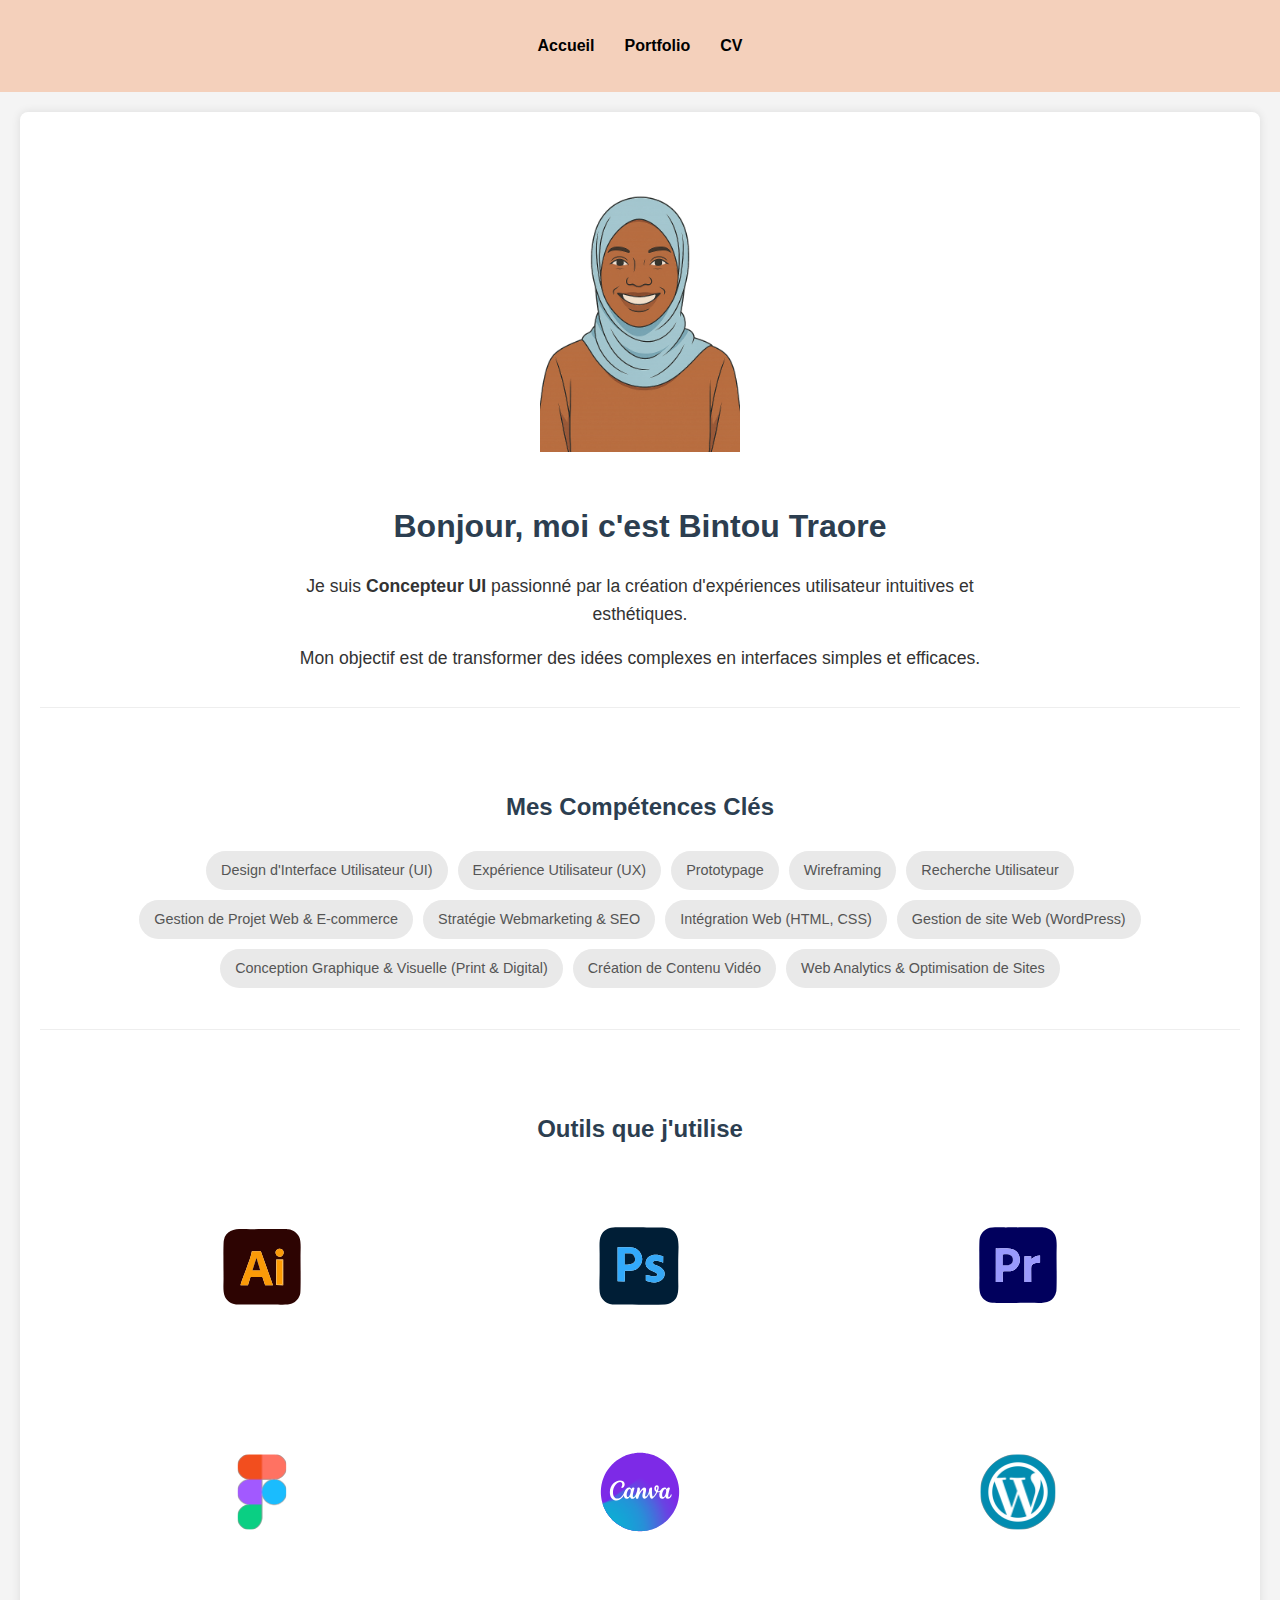
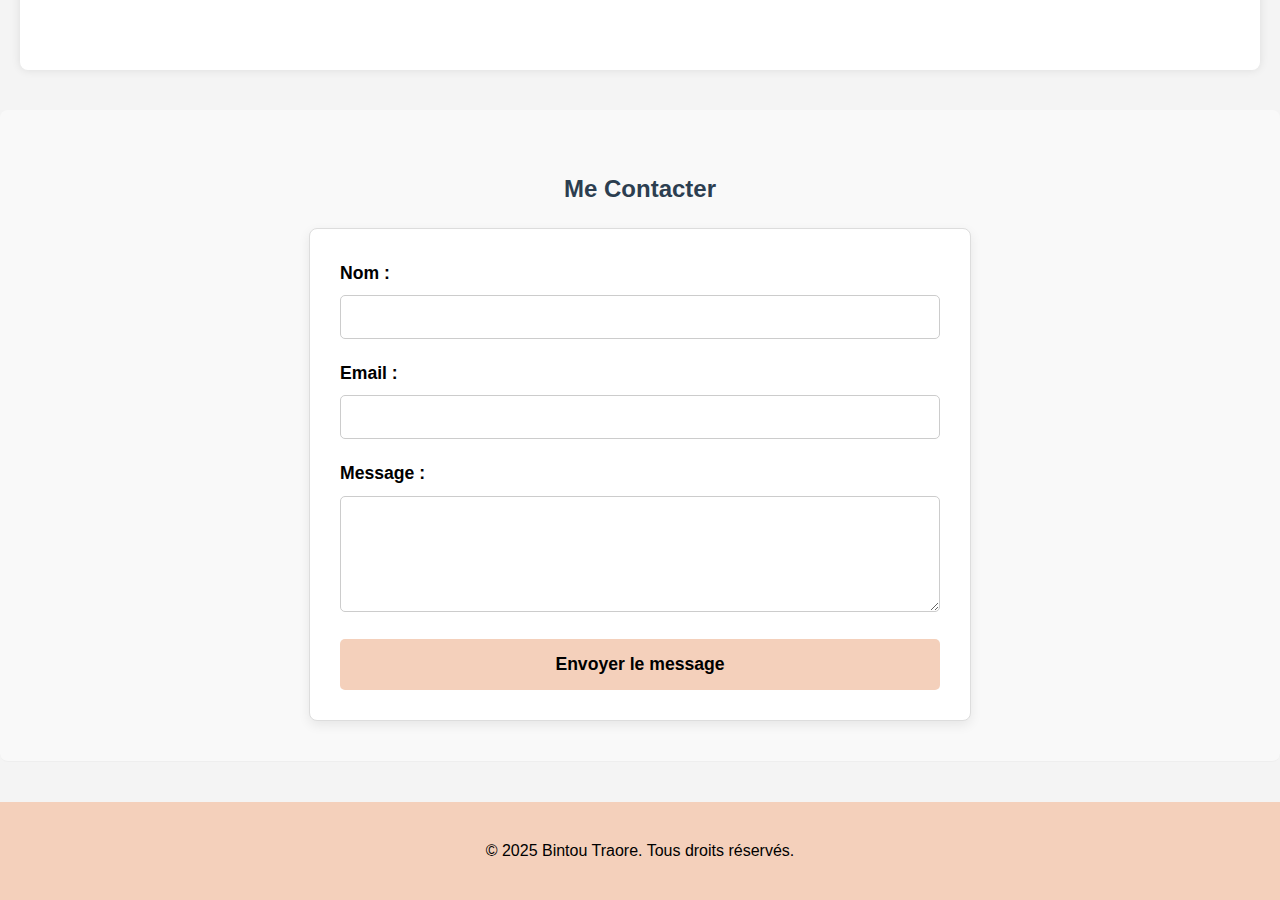
<file: index.html>
<!DOCTYPE html>
<html lang="fr">
<head>
    <meta charset="UTF-8">
    <meta name="viewport" content="width=device-width, initial-scale=1.0">
    <title>Bintou Traore - Accueil</title>
    <link rel="stylesheet" href="style.css">
</head>
<body>
    <header>
    <nav>
        <button class="hamburger-menu" aria-label="Toggle navigation">
            <span class="bar"></span>
            <span class="bar"></span>
            <span class="bar"></span>
        </button>
        <ul class="nav-links">
            <li><a href="index.html">Accueil</a></li>
            <li><a href="portfolio.html">Portfolio</a></li>
            <li><a href="cv.html">CV</a></li>
        </ul>
    </nav>
</header>

    <main>
        <section id="hero">
            <div class="hero-content">
                <img src="images/photo-accueil.png" alt="Photo de profil" class="profile-pic">
                <h1>Bonjour, moi c'est Bintou Traore</h1>
                <p>Je suis <strong>Concepteur UI</strong> passionné par la création d'expériences utilisateur intuitives et esthétiques.</p>
                <p>Mon objectif est de transformer des idées complexes en interfaces simples et efficaces.</p>
            </div>
        </section>

        <section id="skills">
            <h2>Mes Compétences Clés</h2>
            <div class="skill-list">
                <ul>
                    <li>Design d'Interface Utilisateur (UI)</li>
                    <li>Expérience Utilisateur (UX)</li>
                    <li>Prototypage</li>
                    <li>Wireframing</li>
                    <li>Recherche Utilisateur</li>
                    <li>Gestion de Projet Web & E-commerce</li>
                    <li>Stratégie Webmarketing & SEO</li>
                    <li>Intégration Web (HTML, CSS)</li>
                    <li>Gestion de site Web (WordPress)</li>
                    <li>Conception Graphique & Visuelle (Print & Digital)</li>
                    <li>Création de Contenu Vidéo</li>
                    <li>Web Analytics & Optimisation de Sites</li>
                </ul>
            </div>
        </section>

        <section id="tools">
            <h2>Outils que j'utilise</h2>
            <div class="tool-logos">
                <img src="images/accueil-logo/illustrator.svg" alt="Logo Adobe Illustrator">
                <img src="images/accueil-logo/photoshop.svg" alt="Logo Adobe Photoshop">
                <img src="images/accueil-logo/premiere pro.svg" alt="Logo Adobe Premiere Pro">
                <img src="images/accueil-logo/figma.svg" alt="Logo Figma">
                <img src="images/accueil-logo/canva.svg" alt="Logo Canva">
                <img src="images/accueil-logo/wordpress.svg" alt="Logo WordPress">
            </div>
        </section>
    </main>

    <section id="contact">
        <h2>Me Contacter</h2>
        <form class="contact-form" action="#" method="POST">
            <div class="form-group">
                <label for="name">Nom :</label>
                <input type="text" id="name" name="user_name" required>
            </div>
            <div class="form-group">
                <label for="email">Email :</label>
                <input type="email" id="email" name="user_email" required>
            </div>
            <div class="form-group">
                <label for="message">Message :</label>
                <textarea id="message" name="user_message" rows="6" required></textarea>
            </div>
            <button type="submit" class="btn-submit">Envoyer le message</button>
        </form>
    </section>

    <footer>
        <p>&copy; 2025 Bintou Traore. Tous droits réservés.</p>
    </footer>

    <script src="script.js"></script>
</body>
</html>
</file>
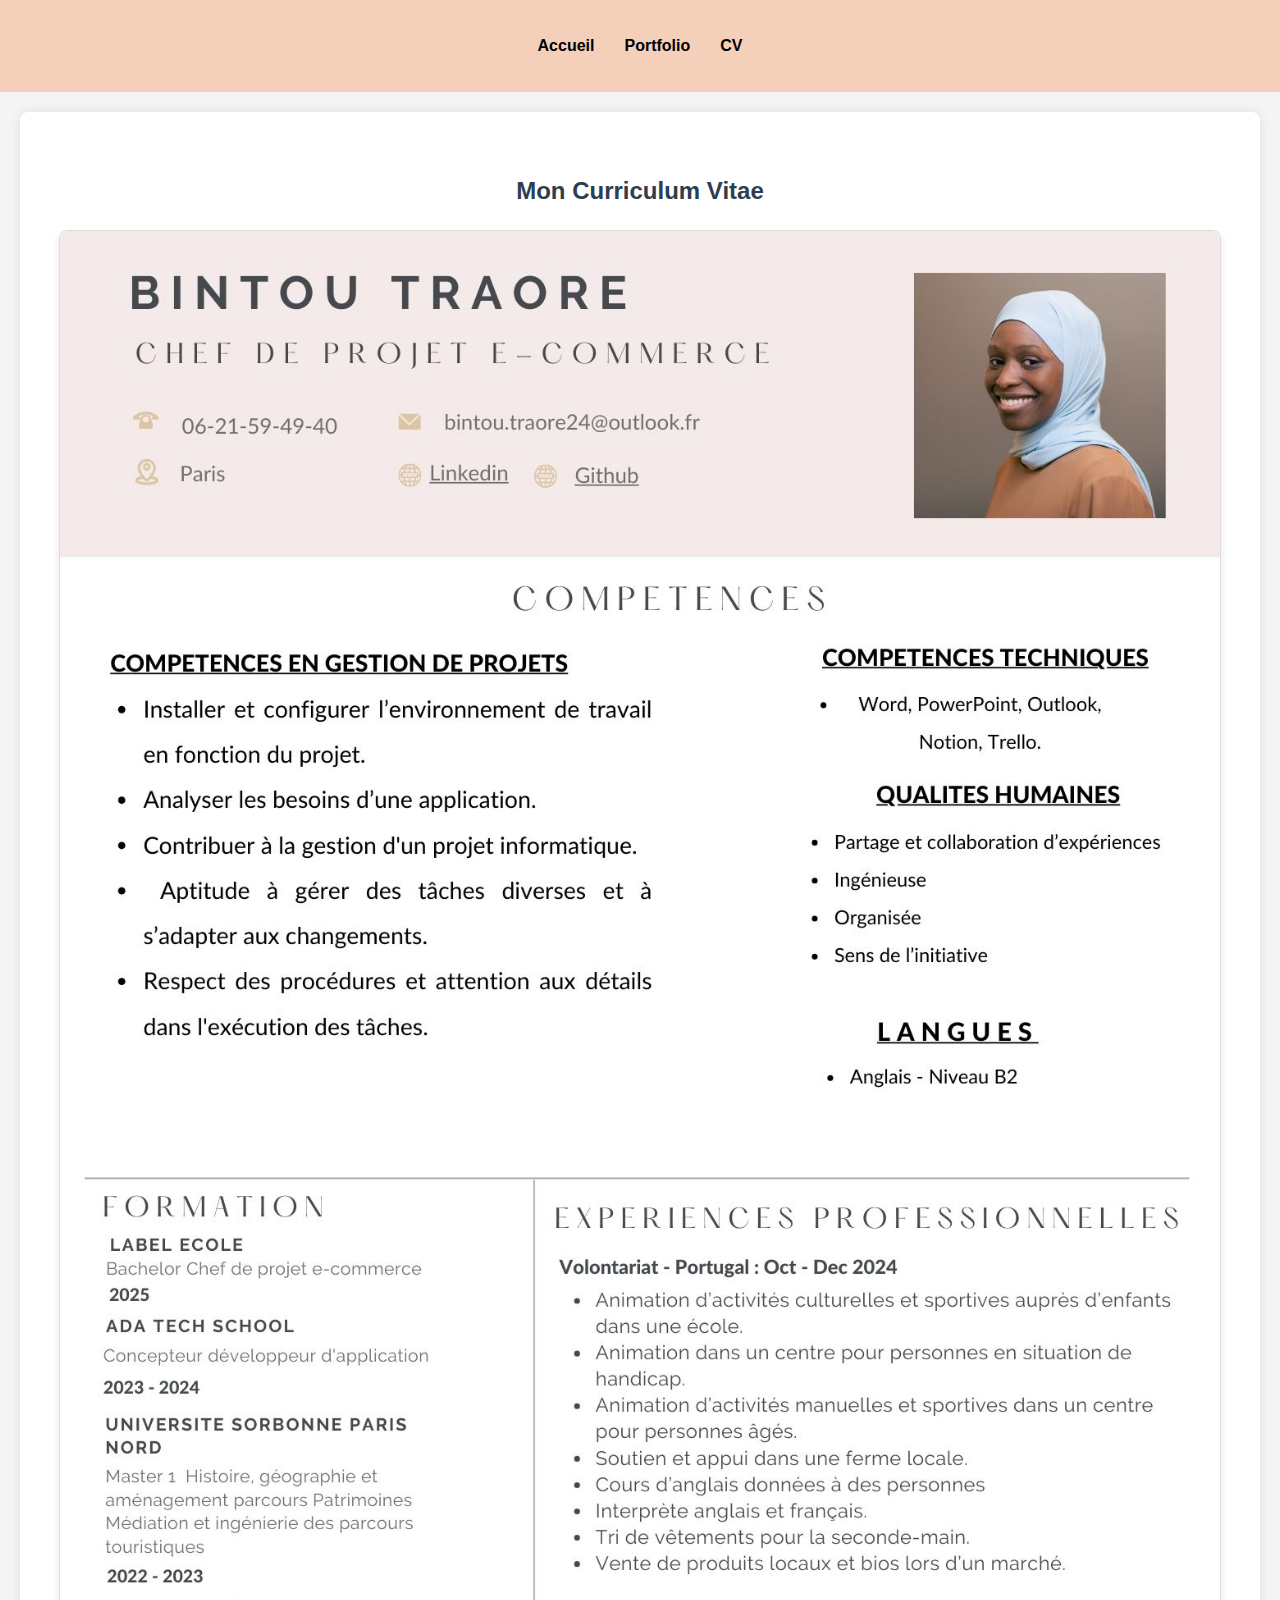
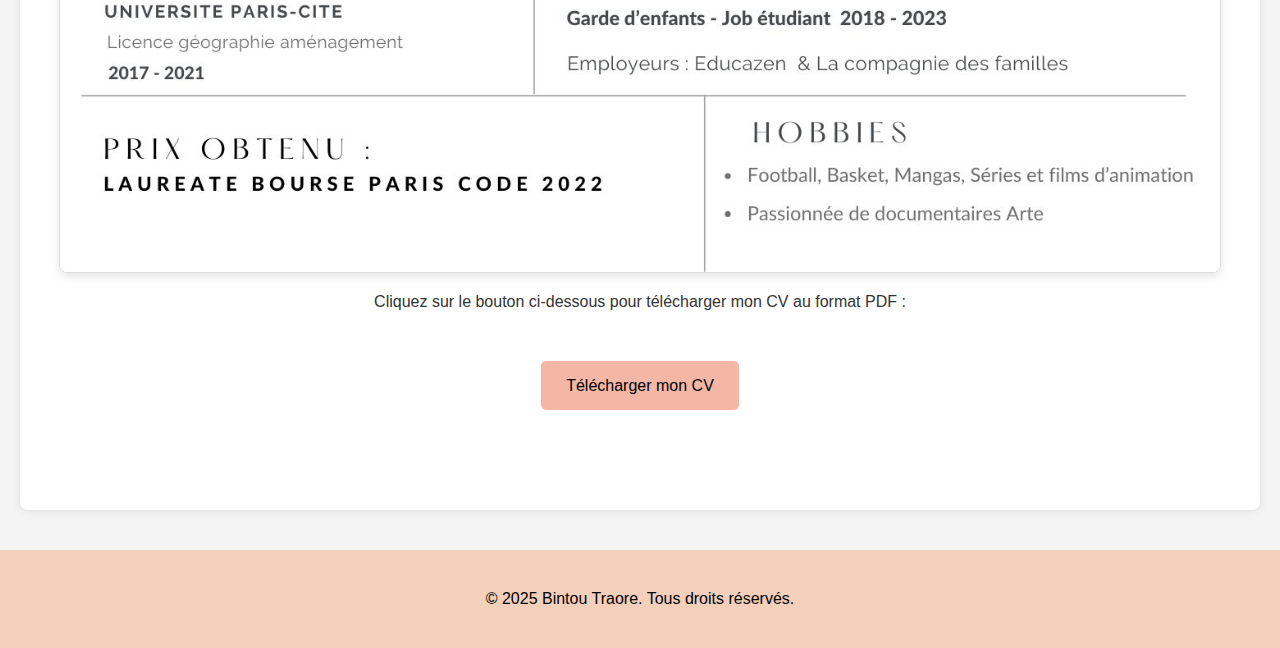
<file: cv.html>
<!DOCTYPE html>
<html lang="fr">
<head>
    <meta charset="UTF-8">
    <meta name="viewport" content="width=device-width, initial-scale=1.0">
    <title>Mon Portfolio - CV</title>
    <link rel="stylesheet" href="style.css">
</head>
<body>
    <header>
    <nav>
        <button class="hamburger-menu" aria-label="Toggle navigation">
            <span class="bar"></span>
            <span class="bar"></span>
            <span class="bar"></span>
        </button>
        <ul class="nav-links">
            <li><a href="index.html">Accueil</a></li>
            <li><a href="portfolio.html">Portfolio</a></li>
            <li><a href="cv.html">CV</a></li>
        </ul>
    </nav>
</header>

    <main>
        <section id="cv-section">
            <h2>Mon Curriculum Vitae</h2>
            <div class="cv-images">
                <img src="images/Bintou-traore-CV.jpg" alt="Page 1 de mon CV">
            </div>
            <p>Cliquez sur le bouton ci-dessous pour télécharger mon CV au format PDF :</p>
            <a href="images/cv.pdf" download="Bintou-traore-CV.pdf" class="btn-download-cv">Télécharger mon CV</a>
        </section>
    </main>

    <footer>
        <p>&copy; 2025 Bintou Traore. Tous droits réservés.</p>
    </footer>

    <script src="script.js"></script>
</body>
</html>
</file>
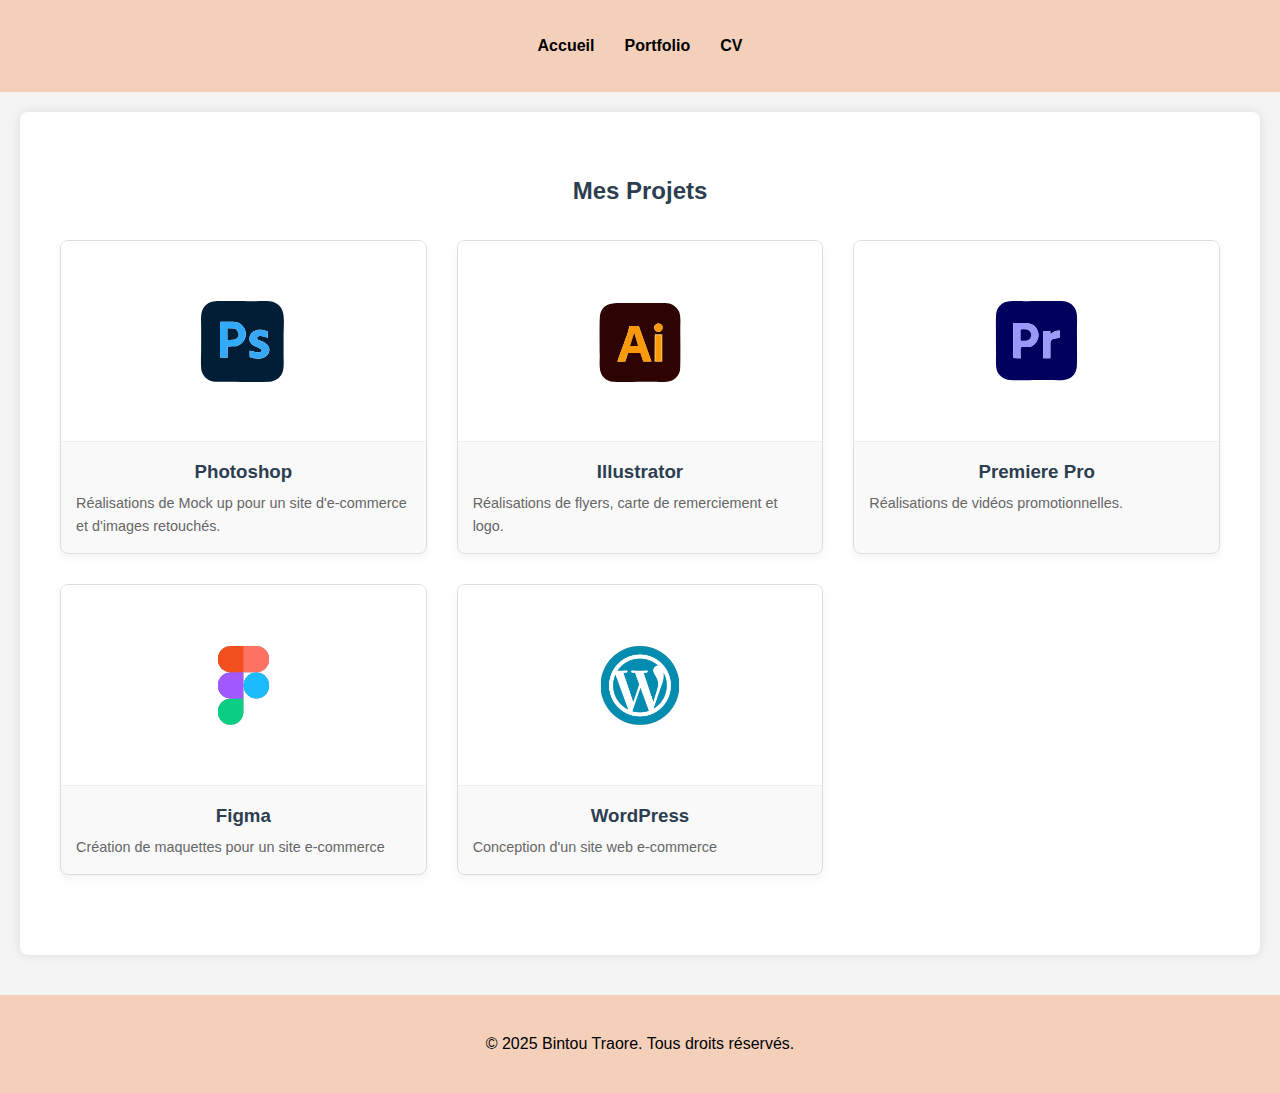
<file: portfolio.html>
<!DOCTYPE html>
<html lang="fr">
<head>
    <meta charset="UTF-8">
    <meta name="viewport" content="width=device-width, initial-scale=1.0">
    <title>Mon Portfolio - Projets</title>
    <link rel="stylesheet" href="style.css">
</head>
<body>
    <header>
    <nav>
        <button class="hamburger-menu" aria-label="Toggle navigation">
            <span class="bar"></span>
            <span class="bar"></span>
            <span class="bar"></span>
        </button>
        <ul class="nav-links">
            <li><a href="index.html">Accueil</a></li>
            <li><a href="portfolio.html">Portfolio</a></li>
            <li><a href="cv.html">CV</a></li>
        </ul>
    </nav>
</header>

    <main>
        <section id="portfolio-projects">
            <h2>Mes Projets</h2>
            <div class="project-grid">
                <a href="projets/photoshop.html" class="project-card">
                    <img src="images/accueil-logo/photoshop.svg" alt="Miniature Projet 1">
                    <h3>Photoshop</h3>
                   <p> Réalisations de Mock up pour un site d'e-commerce et d'images retouchés.</p>
                </a>

                <a href="projets/illustrator.html" class="project-card">
                    <img src="images/accueil-logo/illustrator.svg" alt="Miniature Projet 2">
                    <h3>Illustrator</h3>
                    <p>Réalisations de flyers, carte de remerciement et logo.</p>
                </a>

                <a href="projets/premiere-pro.html" class="project-card">
                    <img src="images/accueil-logo/premiere pro.svg" alt="Miniature Projet 2">
                    <h3>Premiere Pro</h3>
                    <p>Réalisations de vidéos promotionnelles.</p>
                </a>

                <a href="projets/figma.html" class="project-card">
                    <img src="images/accueil-logo/figma.svg" alt="Miniature Projet 2">
                    <h3>Figma</h3>
                    <p>Création de maquettes pour un site e-commerce</p>
                </a>
                <a href="projets/wordpress.html" class="project-card">
                    <img src="images/accueil-logo/wordpress.svg" alt="Miniature Projet 2">
                    <h3>WordPress</h3>
                    <p>Conception d'un site web e-commerce</p>
                </a>
                

                </div>
        </section>
    </main>

    <footer>
        <p>&copy; 2025 Bintou Traore. Tous droits réservés.</p>
    </footer>

    <script src="script.js"></script>
</body>
</html>
</file>
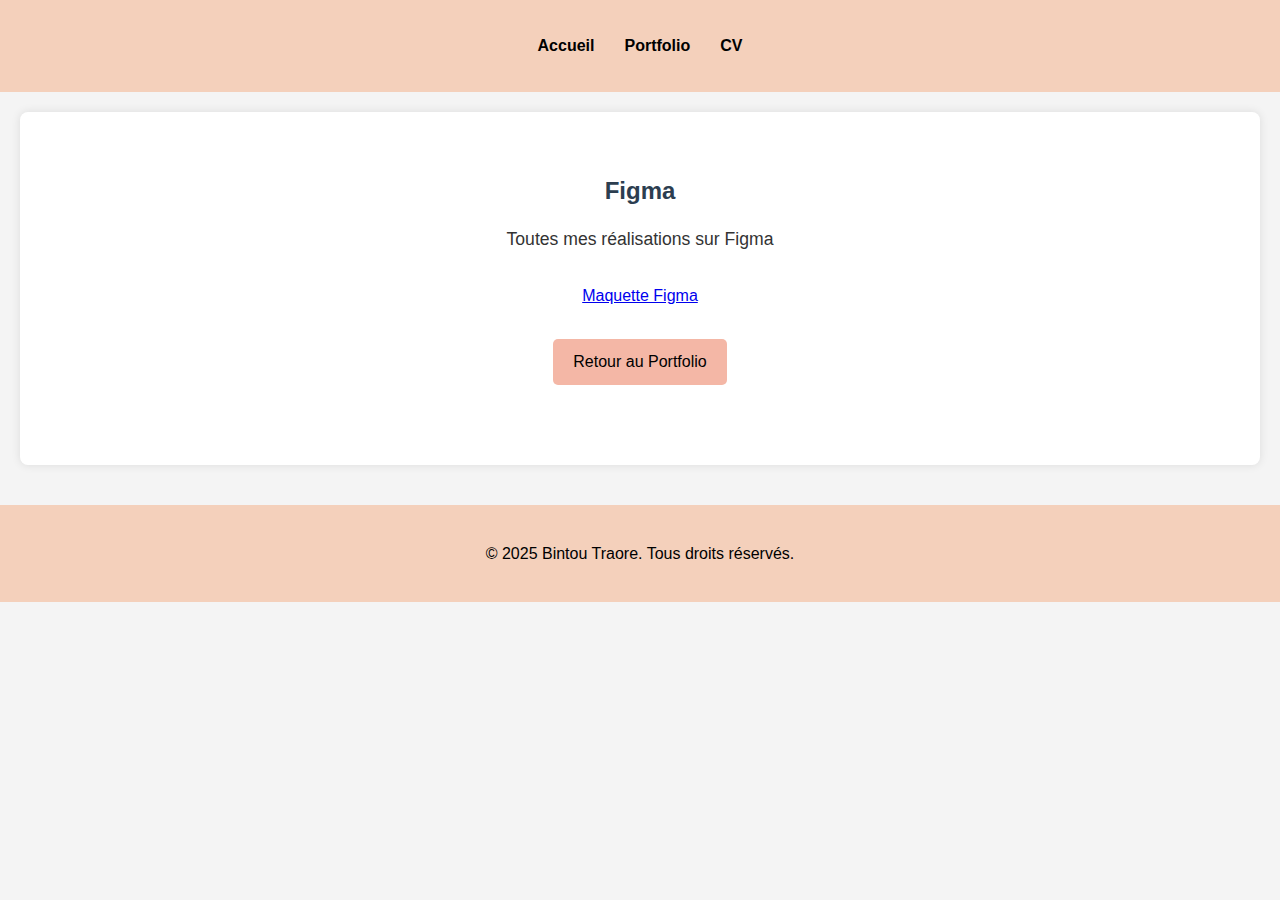
<file: projets/figma.html>
<!DOCTYPE html>
<html lang="fr">
<head>
    <meta charset="UTF-8">
    <meta name="viewport" content="width=device-width, initial-scale=1.0">
    <title>Portfolio - Figma</title>
    <link rel="stylesheet" href="../style.css"> </head>
<body>
     <header>
    <nav>
        <button class="hamburger-menu" aria-label="Toggle navigation">
            <span class="bar"></span>
            <span class="bar"></span>
            <span class="bar"></span>
        </button>
        <ul class="nav-links">
            <li><a href="../index.html">Accueil</a></li>
            <li><a href="../portfolio.html">Portfolio</a></li>
            <li><a href="../cv.html">CV</a></li>
        </ul>
    </nav>
</header>

    <main>
        <section class="project-detail">
            <h2>Figma</h2>
            <p>Toutes mes réalisations sur Figma</p>
            <div class="project-images">
                <a href="https://www.figma.com/proto/Z5BUnYJG82sZZiGtEi5g1G/ILLUMI-PROJET?page-id=1%3A2&node-id=1-619&viewport=-5210%2C-3452%2C0.73&t=O2z8akilehDiFMpB-1&scaling=scale-down&content-scaling=fixed&starting-point-node-id=1%3A619">Maquette Figma</a>
                </div>
            <a href="../portfolio.html" class="btn-back">Retour au Portfolio</a>
        </section>
    </main>

    <footer>
        <p>&copy; 2025 Bintou Traore. Tous droits réservés.</p>
    </footer>

    <script src="../script.js"></script> </body>
</html>
</file>
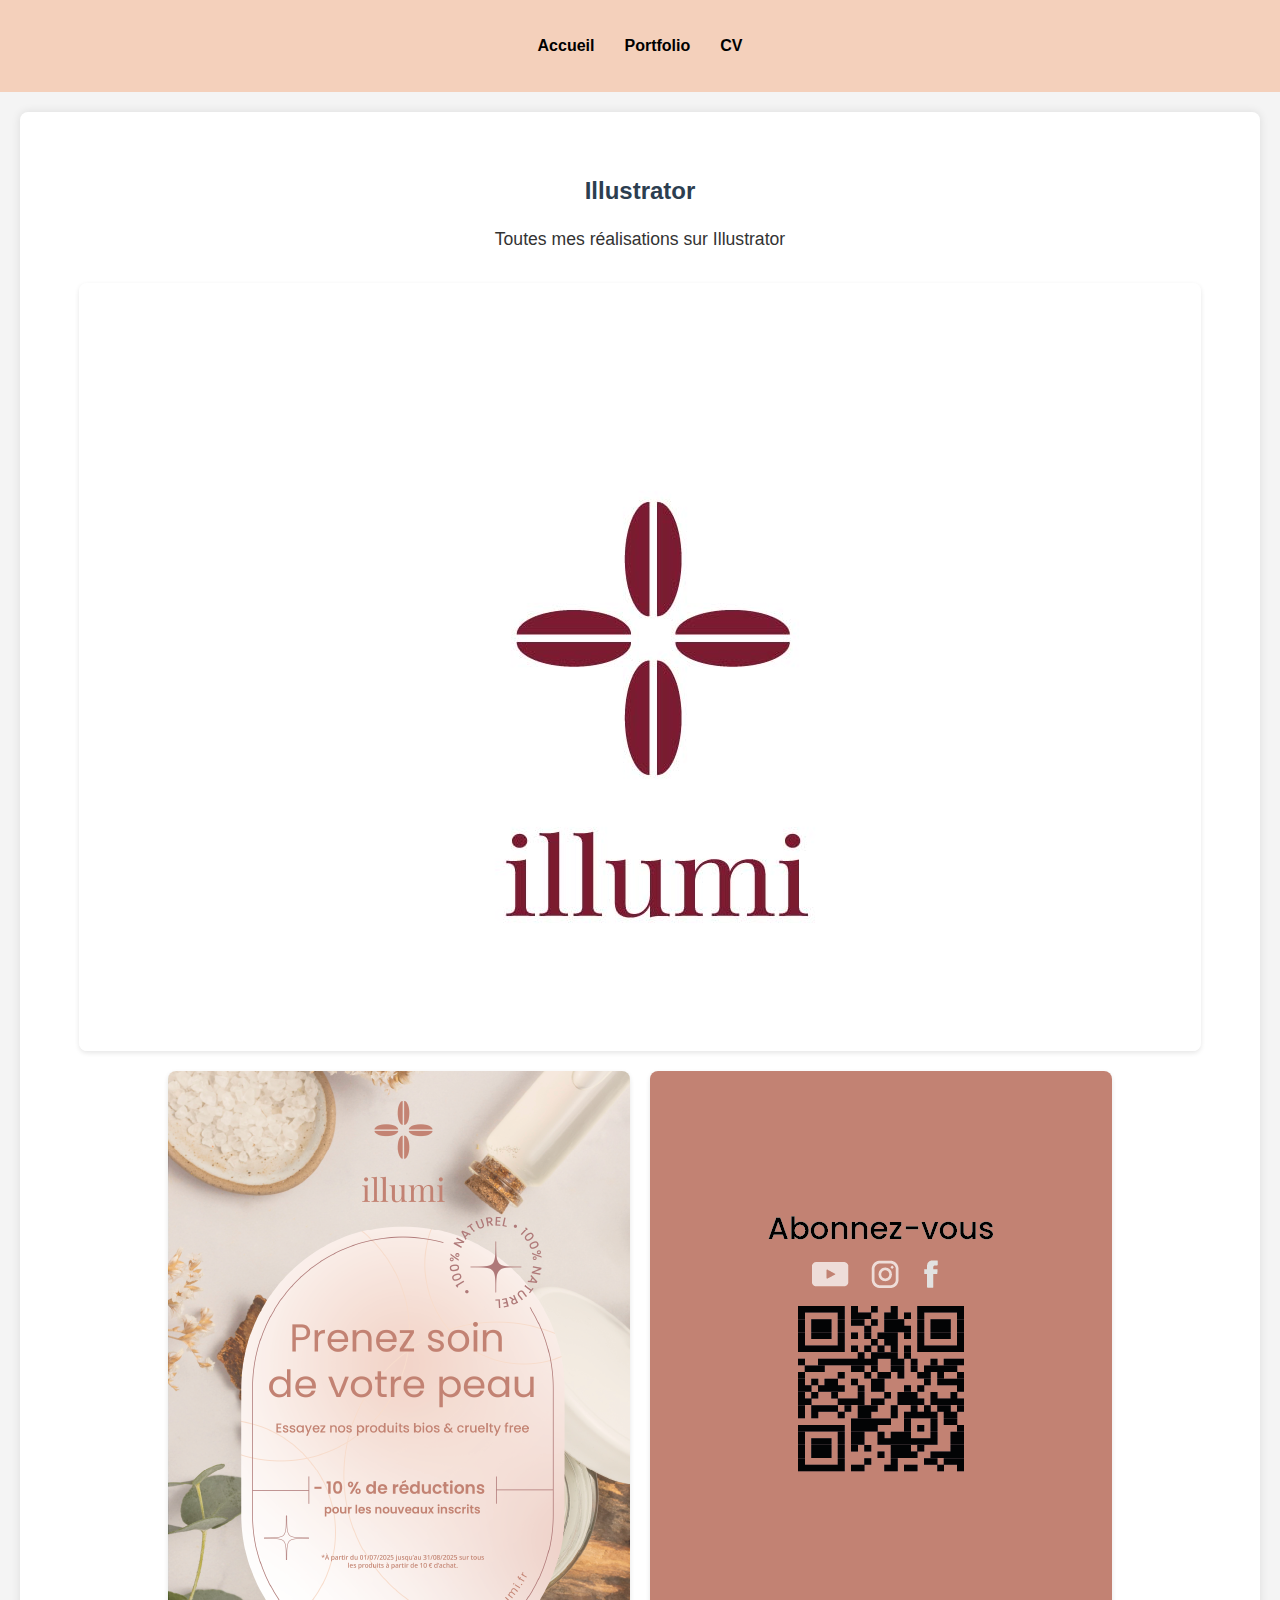
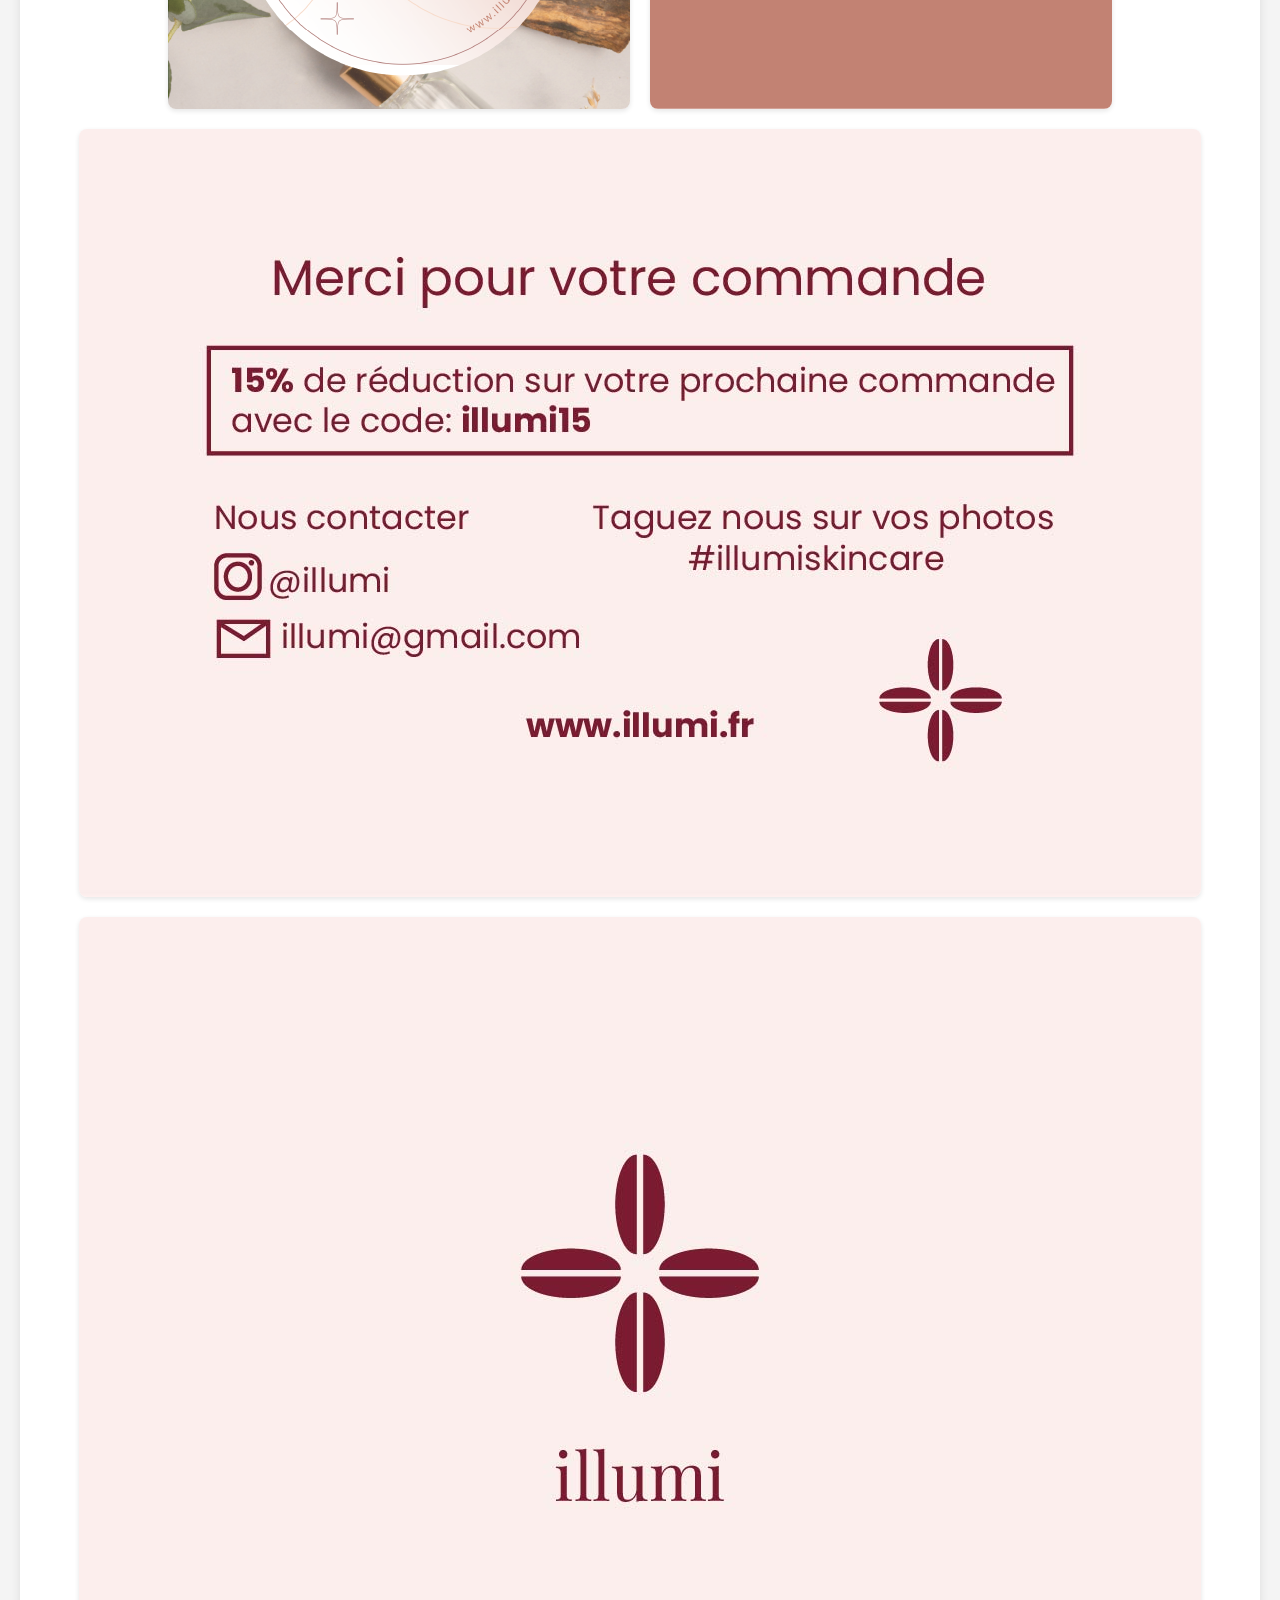
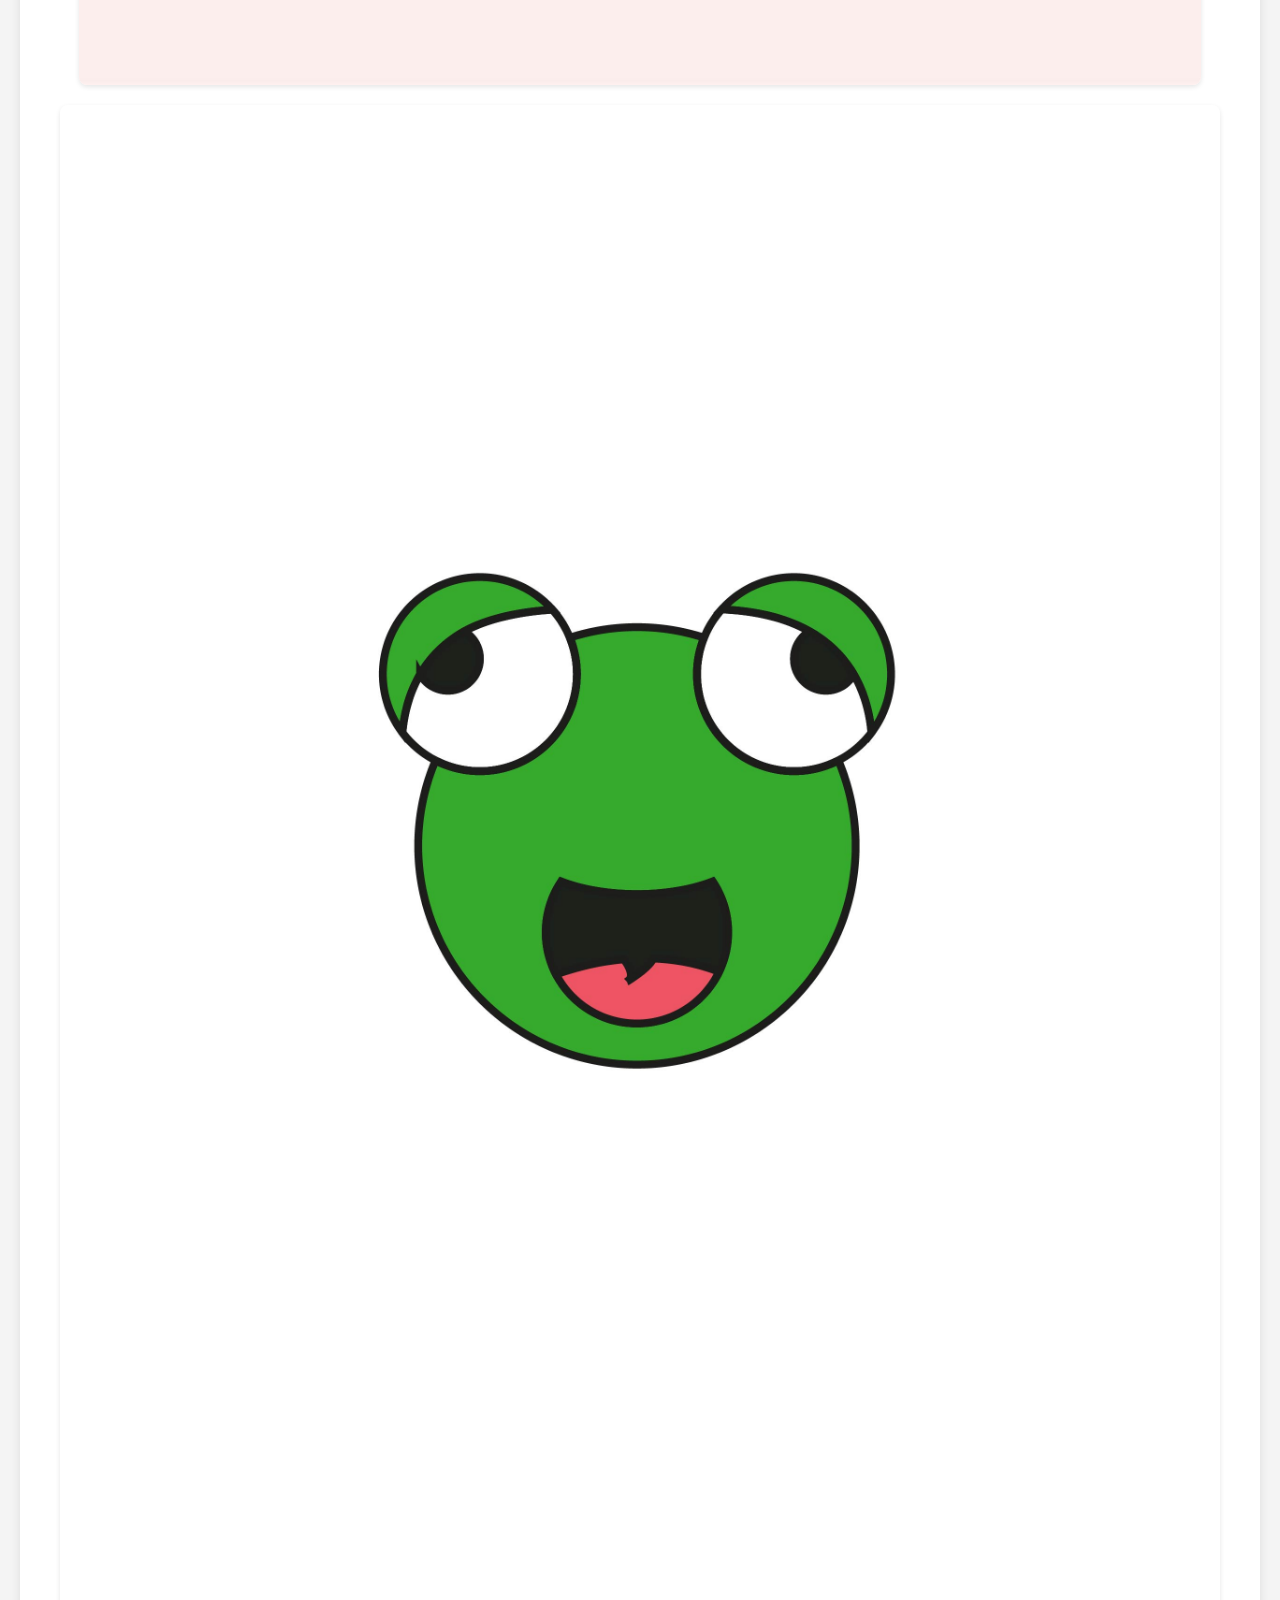
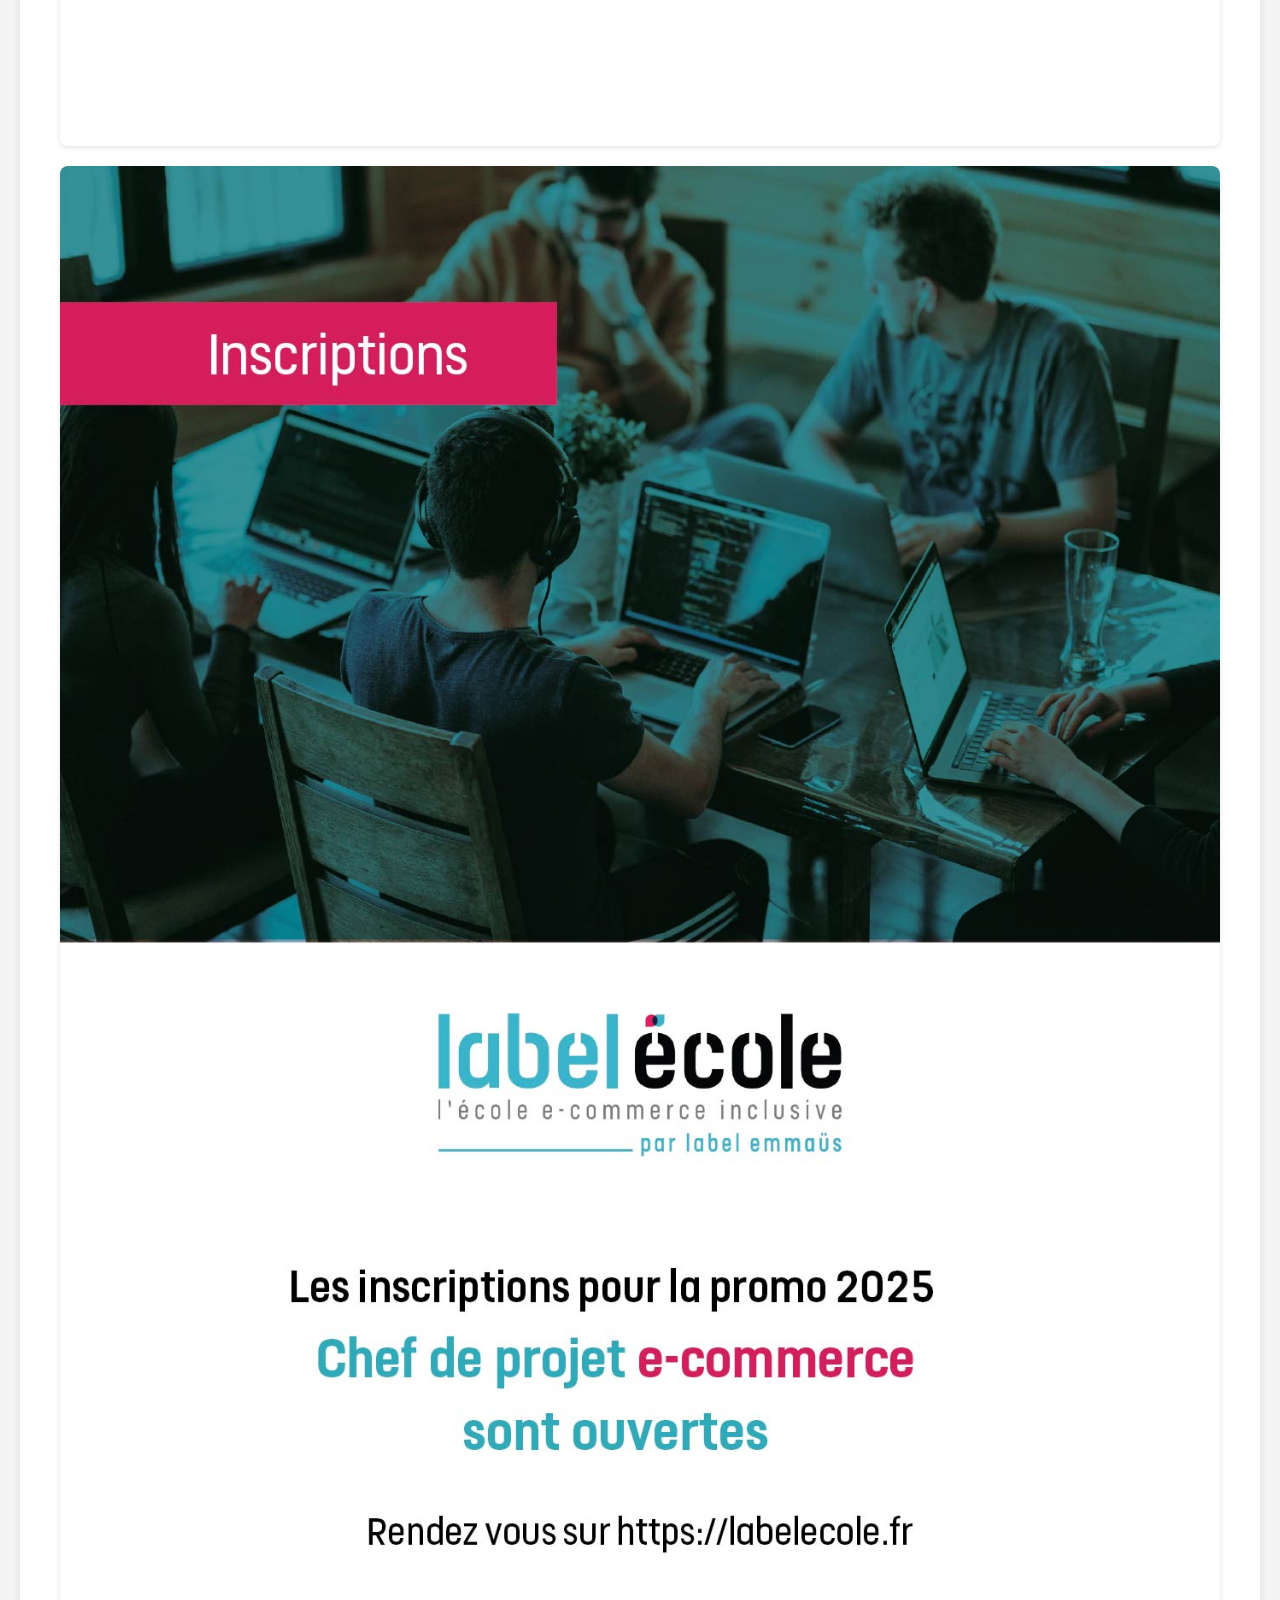
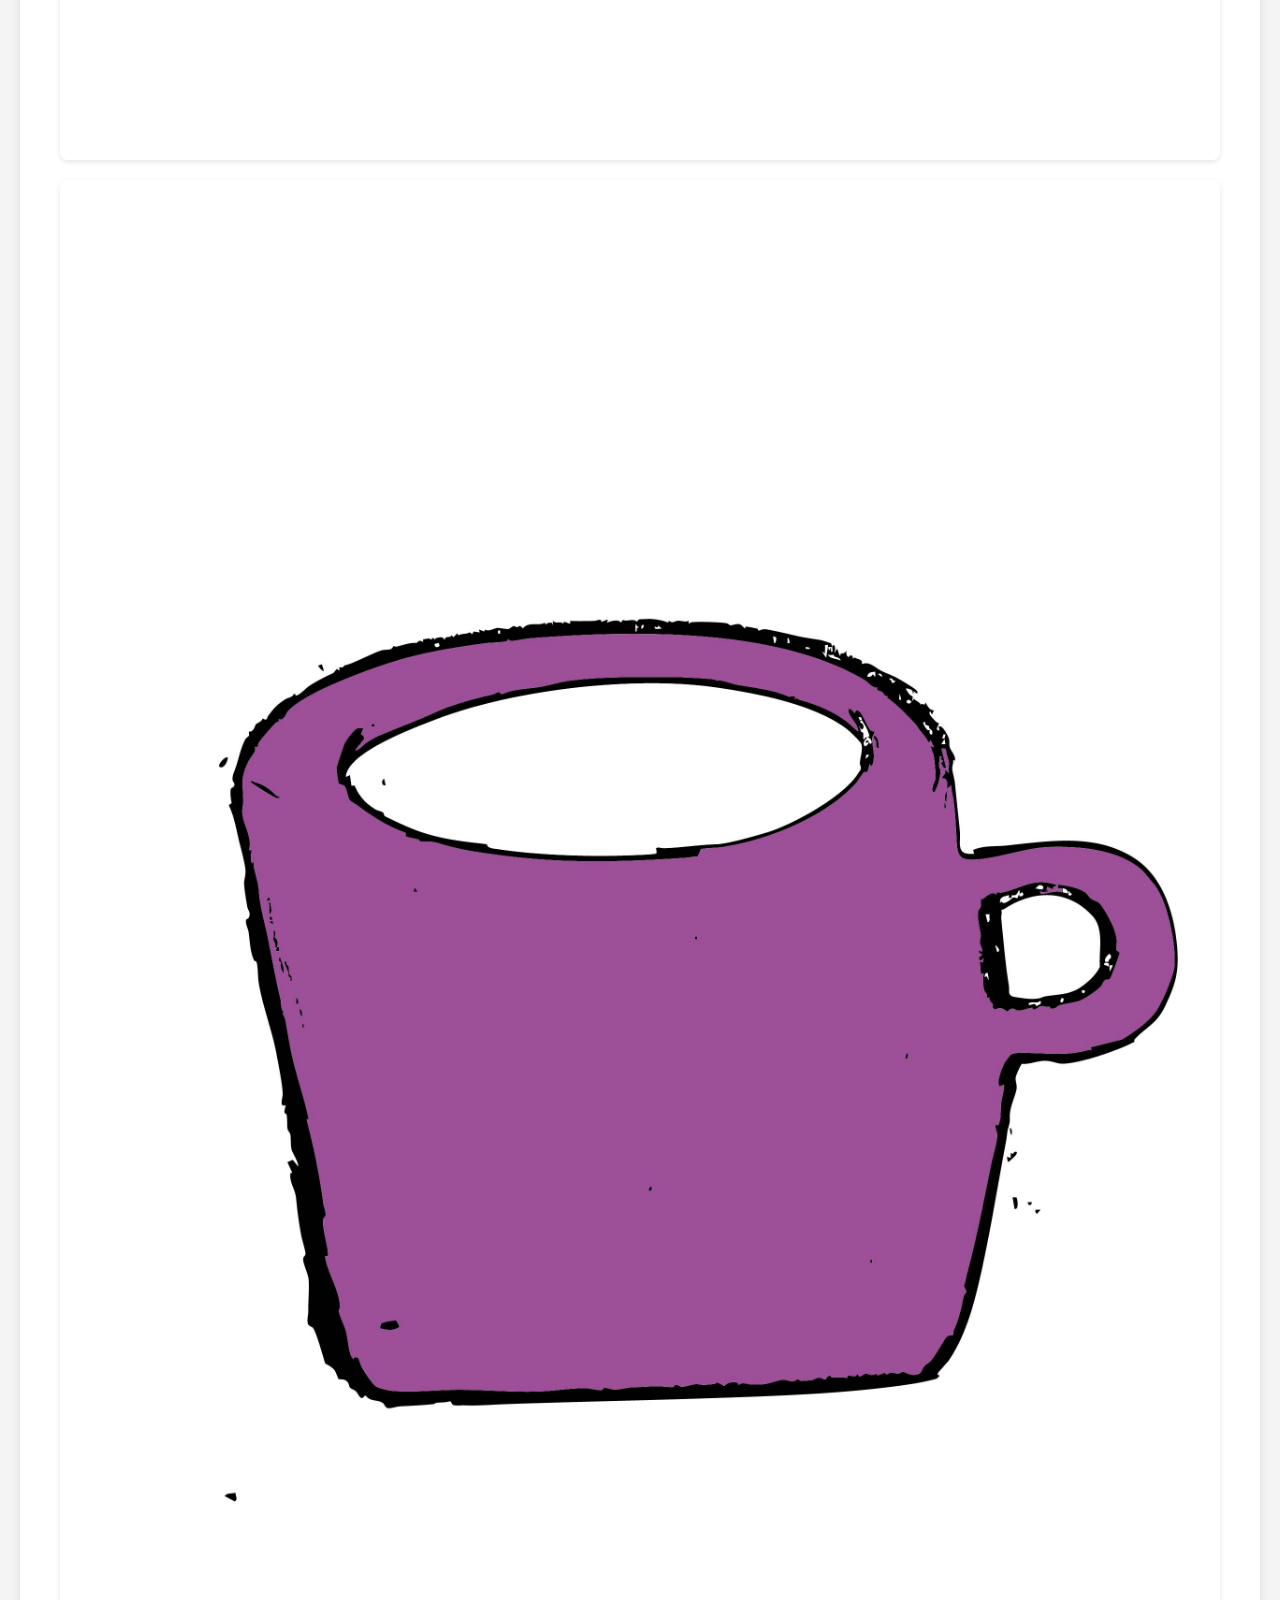
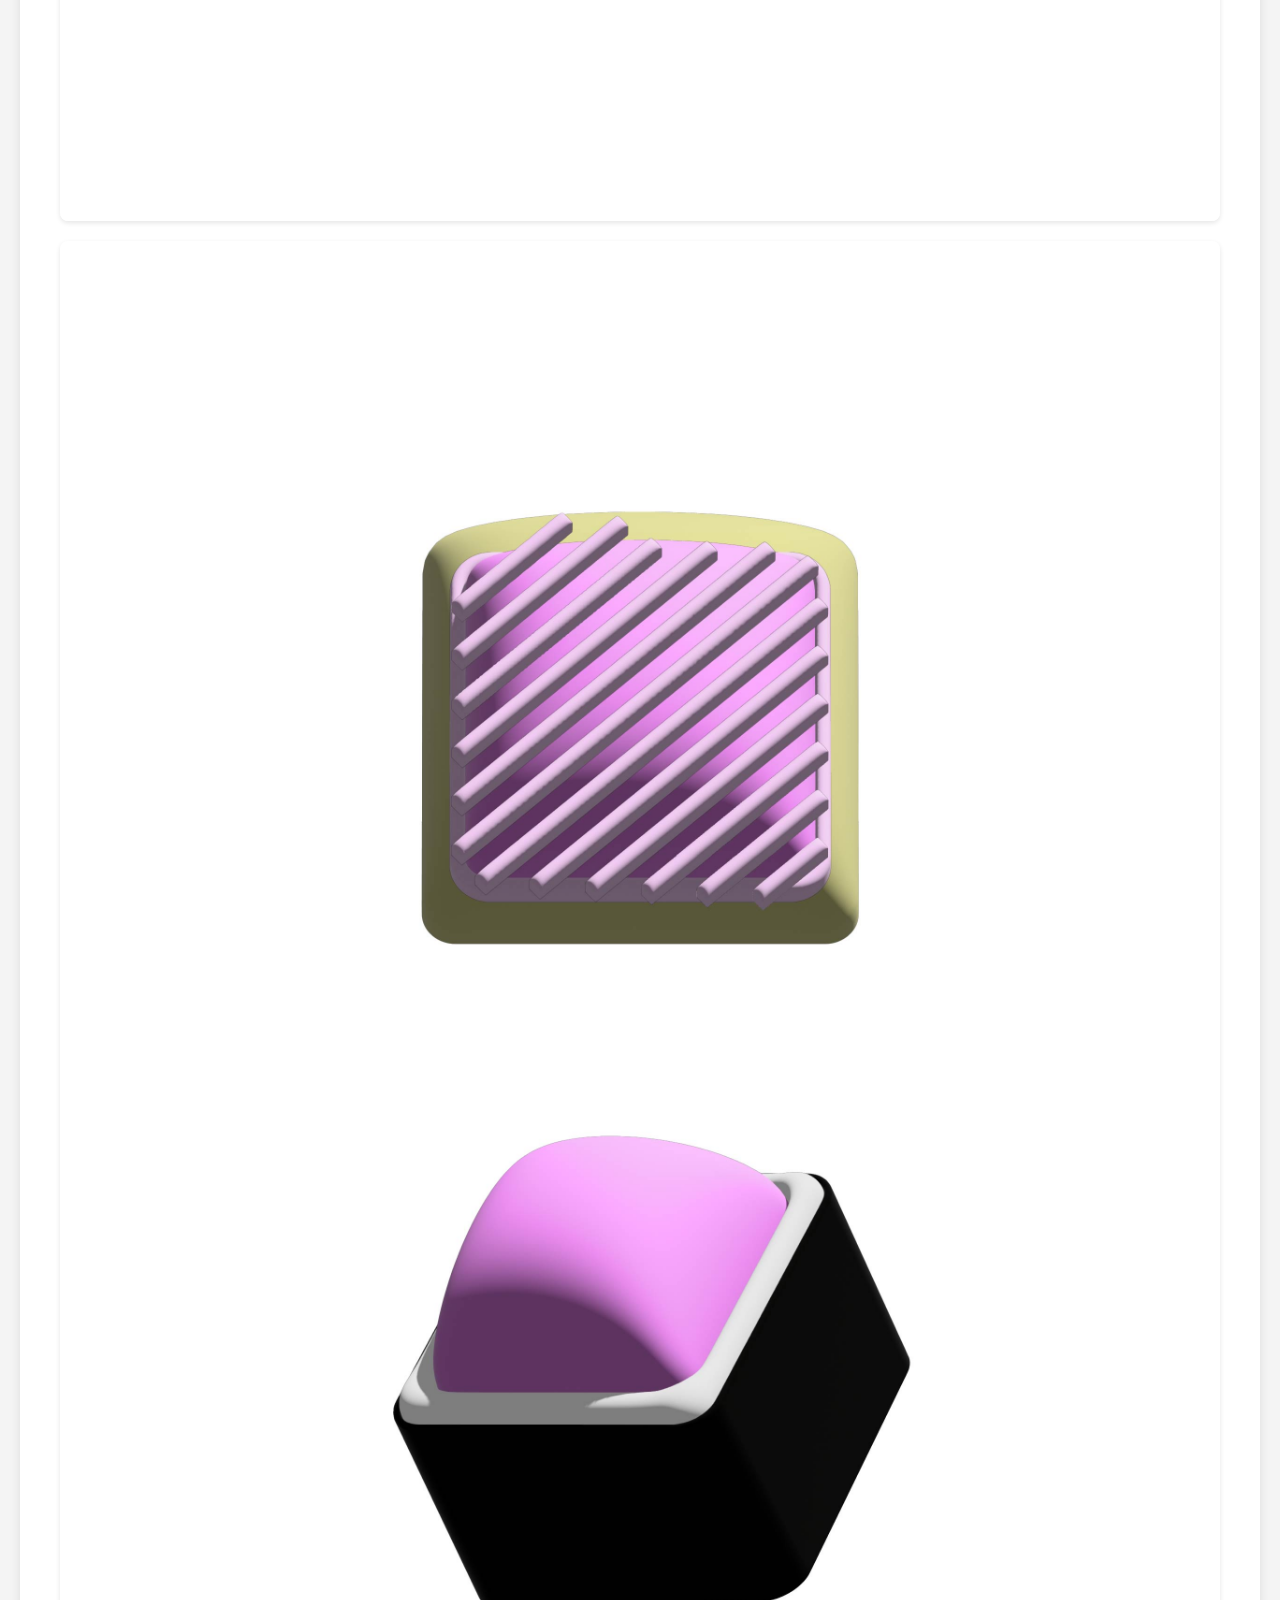
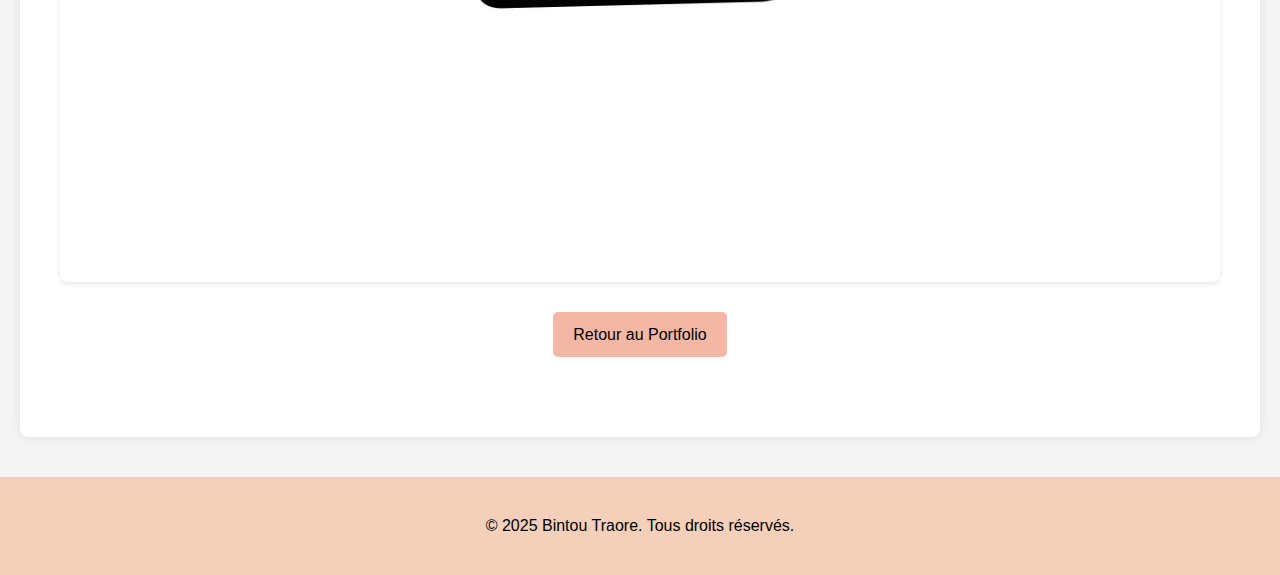
<file: projets/illustrator.html>
<!DOCTYPE html>
<html lang="fr">
<head>
    <meta charset="UTF-8">
    <meta name="viewport" content="width=device-width, initial-scale=1.0">
    <title>Portfolio - Illustrator</title>
    <link rel="stylesheet" href="../style.css"> </head>
<body>
    <header>
    <nav>
        <button class="hamburger-menu" aria-label="Toggle navigation">
            <span class="bar"></span>
            <span class="bar"></span>
            <span class="bar"></span>
        </button>
        <ul class="nav-links">
            <li><a href="../index.html">Accueil</a></li>
            <li><a href="../portfolio.html">Portfolio</a></li>
            <li><a href="../cv.html">CV</a></li>
        </ul>
    </nav>
</header>

    <main>
        <section class="project-detail">
            <h2>Illustrator</h2>
            <p>Toutes mes réalisations sur Illustrator</p>
            <div class="project-images">
                <img src="../images/illustrator/Logo-10.jpg" alt="logo">
                <img src="../images/illustrator/Flyer illumi-01.png" alt="flyer-recto">
                <img src="../images/illustrator/Flyer illumi-02.png" alt="flyer-verso">
                <img src="../images/illustrator/Carte-de-remerciement-07.jpg" alt="Carte-de-remerciement-verso">
                <img src="../images/illustrator/Carte-de-remerciement-08.jpg" alt="Carte-de-remerciement-recto">
                <img src="../images/illustrator/grenouille_Plan de travail 1.jpg" alt="Serum">
                <img src="../images/illustrator/Flyers label ecole_Plan de travail 1.jpg" alt="flyer-label-ecole">
                <img src="../images/illustrator/Tasse AI_Plan de travail 1.jpg" alt="tasse">
                <img src="../images/illustrator/Sushi_Plan de travail 1.jpg" alt="sudhi">
                </div>
            <a href="../portfolio.html" class="btn-back">Retour au Portfolio</a>
        </section>
    </main>

    <footer>
        <p>&copy; 2025 Bintou Traore. Tous droits réservés.</p>
    </footer>

    <script src="../script.js"></script> </body>
</html>
</file>
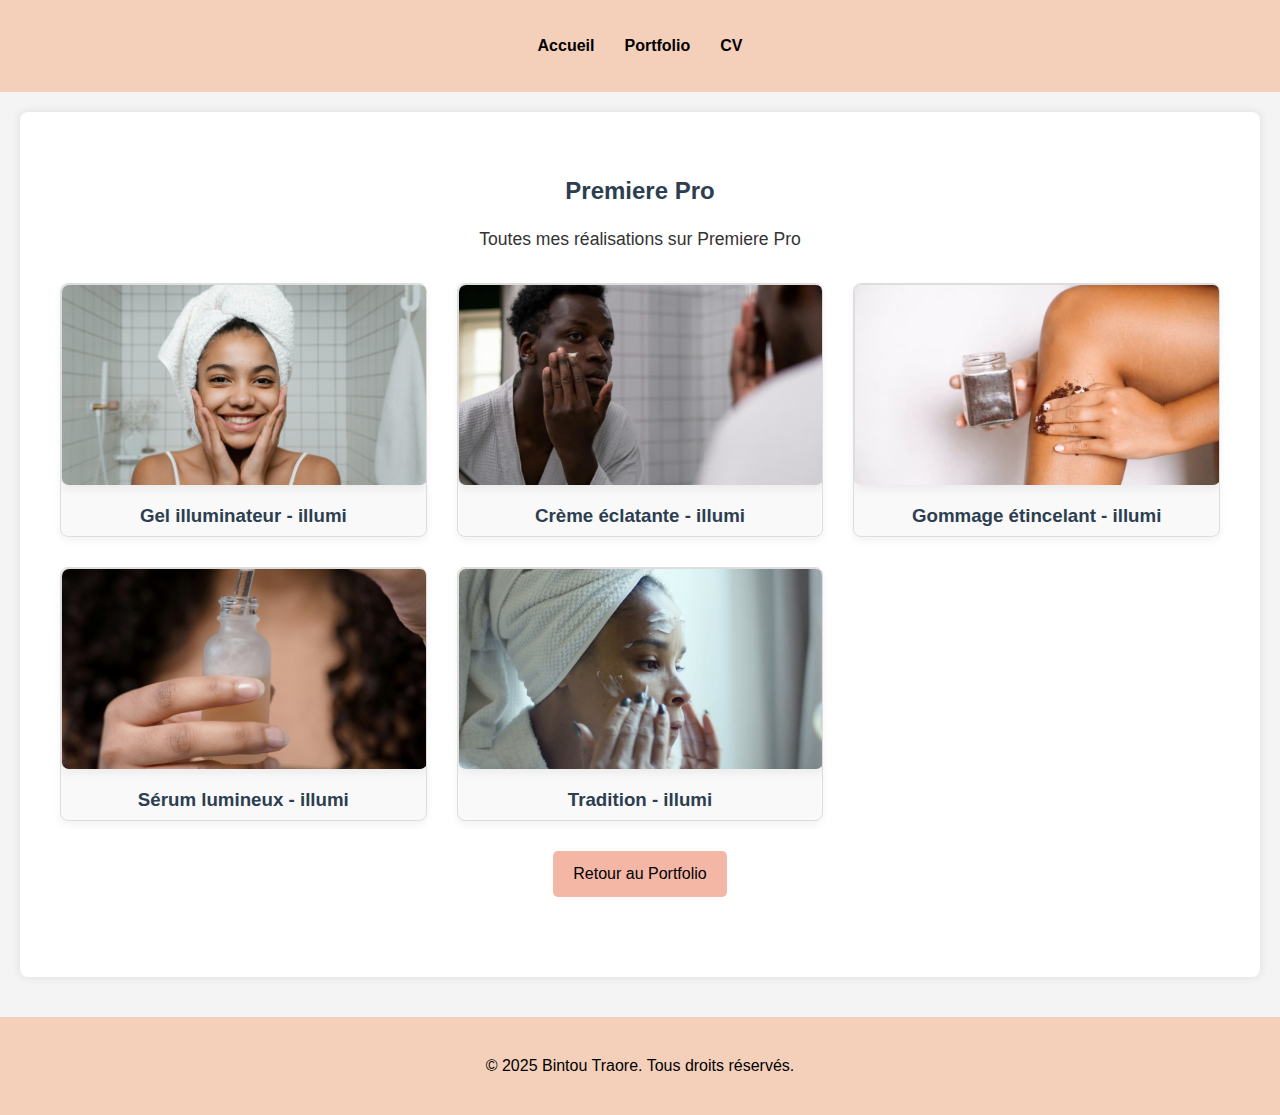
<file: projets/premiere-pro.html>
<!DOCTYPE html>
<html lang="fr">
<head>
    <meta charset="UTF-8">
    <meta name="viewport" content="width=device-width, initial-scale=1.0">
    <title>Portfolio - Premiere Pro</title>
    <link rel="stylesheet" href="../style.css"> </head>
<body>
    <header>
    <nav>
        <button class="hamburger-menu" aria-label="Toggle navigation">
            <span class="bar"></span>
            <span class="bar"></span>
            <span class="bar"></span>
        </button>
        <ul class="nav-links">
            <li><a href="../index.html">Accueil</a></li>
            <li><a href="../portfolio.html">Portfolio</a></li>
            <li><a href="../cv.html">CV</a></li>
        </ul>
    </nav>
</header>

    <main>
        <section class="project-detail">
            <h2>Premiere Pro</h2>
            <p>Toutes mes réalisations sur Premiere Pro</p>
            <div class="project-grid"> 
                <a href="https://youtu.be/7nASyYAfc-k" class="project-card">
                    <img class="project-card" src ="../images/Premiere pro/Gel-illuminateur.jpg" alt="video">
                    <h3>Gel illuminateur - illumi </h3>
                </a>
                <a href="https://youtu.be/4DeVv_tXebo" class="project-card">
                    <img class="project-card" src ="../images/Premiere pro/Crème éclatante - illumi.jpg" alt="video">
                    <h3>Crème éclatante - illumi</h3>
                </a>
                <a href="https://youtu.be/IJZeYZjOMEQ" class="project-card">
                    <img class="project-card" src ="../images/Premiere pro/Gommage.jpg" alt="video">
                    <h3>Gommage étincelant - illumi</h3>
                </a>
                <a href="https://youtu.be/AYbrEVBjM-U" class="project-card">
                    <img class="project-card" src ="../images/Premiere pro/serum application.jpg" alt="video">
                    <h3>Sérum lumineux - illumi</h3>
                </a>
                <a href="https://youtu.be/yjP6pgq7OMc" class="project-card">
                    <img class="project-card" src ="../images/Premiere pro/tradition.jpg" alt="video">
                    <h3>Tradition - illumi</h3>
                </a>
   
            </div>

            <a href="../portfolio.html" class="btn-back">Retour au Portfolio</a>
        </section>
    </main>

    <footer>
        <p>&copy; 2025 Bintou Traore. Tous droits réservés.</p>
    </footer>

    <script src="../script.js"></script> </body>
</html>
</file>
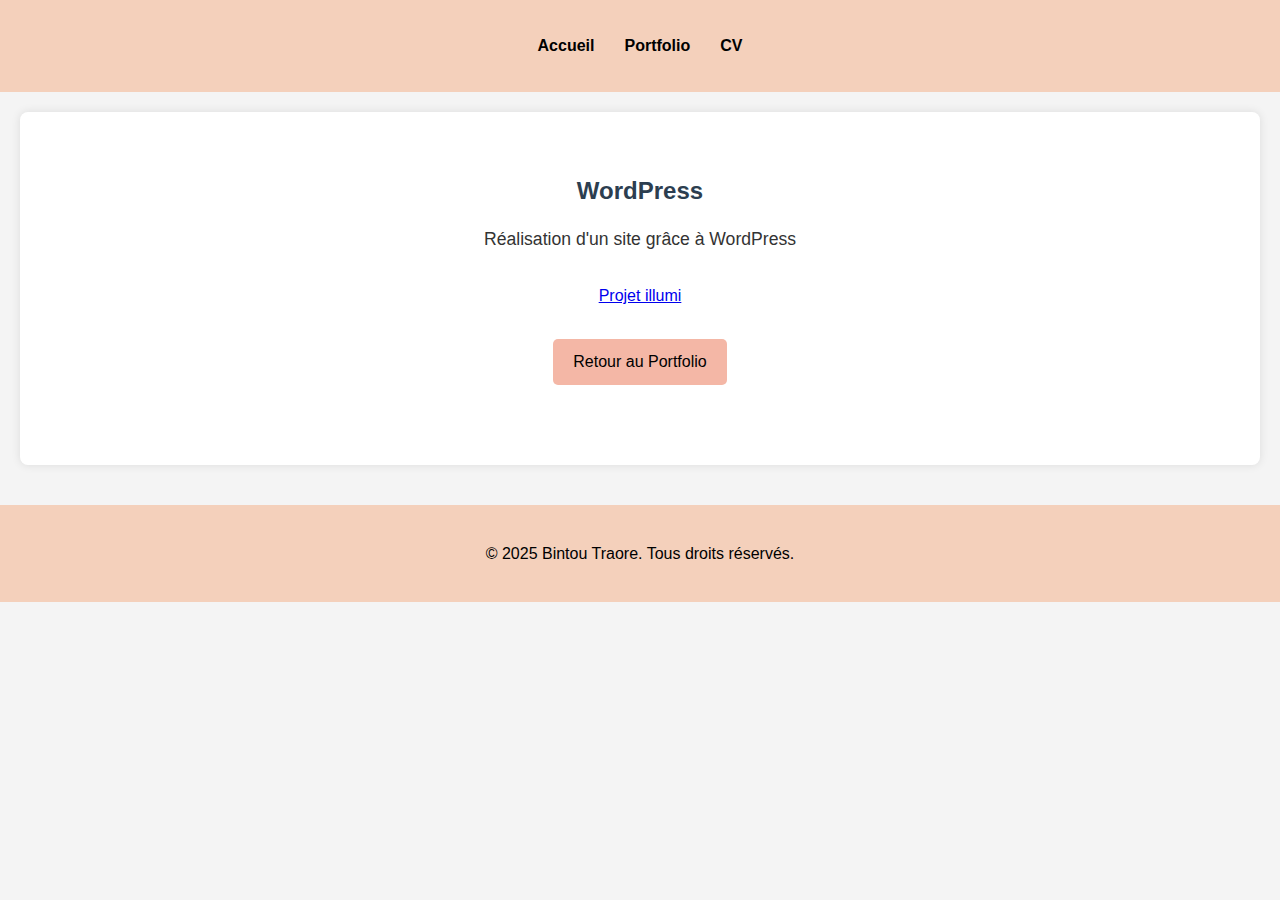
<file: projets/wordpress.html>
<!DOCTYPE html>
<html lang="fr">
<head>
    <meta charset="UTF-8">
    <meta name="viewport" content="width=device-width, initial-scale=1.0">
    <title>Portfolio - WordPress</title>
    <link rel="stylesheet" href="../style.css"> </head>
<body>
     <header>
    <nav>
        <button class="hamburger-menu" aria-label="Toggle navigation">
            <span class="bar"></span>
            <span class="bar"></span>
            <span class="bar"></span>
        </button>
        <ul class="nav-links">
            <li><a href="../index.html">Accueil</a></li>
            <li><a href="../portfolio.html">Portfolio</a></li>
            <li><a href="../cv.html">CV</a></li>
        </ul>
    </nav>
</header>

    <main>
        <section class="project-detail">
            <h2>WordPress</h2>
            <p>Réalisation d'un site grâce à WordPress</p>
            <div class="project-images">
               <a href="https://12.examlabelecole.fr/">Projet illumi</a>
                </div>
            <a href="../portfolio.html" class="btn-back">Retour au Portfolio</a>
        </section>
    </main>

    <footer>
        <p>&copy; 2025 Bintou Traore. Tous droits réservés.</p>
    </footer>

    <script src="../script.js"></script> </body>
</html>
</file>
<file: style.css>
/* Styles Généraux */
body {
    font-family: 'Arial', sans-serif;
    margin: 0;
    padding: 0;
    box-sizing: border-box;
    background-color: #f4f4f4;
    color: #333;
    line-height: 1.6;
}

/* En-tête et Navigation */
header {
    background-color: #F4D0BB;
    color: #fff;
    padding: 1rem 0;
    text-align: center;
    position: relative; /* IMPORTANT pour le positionnement du hamburger */
    min-height: 60px; /* Hauteur minimale pour l'en-tête */
    display: flex;
    align-items: center;
    justify-content: center;
}

nav {
    width: 100%; /* Assure que la nav prend toute la largeur */
    display: flex;
    justify-content: center;
    align-items: center;
}

nav ul {
    list-style: none;
    padding: 0;
    margin: 0;
    display: flex;
    justify-content: center;
    transition: all 0.3s ease-in-out;
    width: 100%; /* Assure que les liens prennent toute la largeur */
}

nav ul li {
    margin: 0 15px;
}

nav ul li a {
    color: #000000;
    text-decoration: none;
    font-weight: bold;
    transition: color 0.3s ease;
}

nav ul li a:hover {
    color: #C28274; /* survol mot du menu  */
}

/* Styles pour le bouton hamburger */
.hamburger-menu {
    display: none; /* Caché par défaut sur les grands écrans */
    background: none;
    border: none;
    cursor: pointer;
    padding: 10px;
    position: absolute;
    right: 20px;
    top: 50%; /* Centre verticalement */
    transform: translateY(-50%); /* Ajustement pour un centrage parfait */
    z-index: 1000;
}

.hamburger-menu .bar {
    display: block;
    width: 25px;
    height: 3px;
    background-color: #000000; /* Couleur des barres */
    margin: 5px auto;
    transition: all 0.3s ease-in-out;
}

/* Quand le menu est ouvert (via JS), transformez le hamburger en croix */
.hamburger-menu.active .bar:nth-child(1) {
    transform: translateY(8px) rotate(45deg);
}
.hamburger-menu.active .bar:nth-child(2) {
    opacity: 0;
}
.hamburger-menu.active .bar:nth-child(3) {
    transform: translateY(-8px) rotate(-45deg);
}


/* Sections Principales */
main {
    padding: 20px;
    max-width: 1200px;
    margin: 20px auto;
    background-color: #fff;
    box-shadow: 0 0 10px rgba(0,0,0,0.1);
    border-radius: 8px;
}

section {
    margin-bottom: 40px;
    padding: 20px;
    border-bottom: 1px solid #eee;
}

section:last-child {
    border-bottom: none;
}

h1, h2 {
    color: #2c3e50;
    text-align: center;
    margin-bottom: 20px;
}

/* Section Héro (Accueil) */
#hero {
    display: flex;
    flex-direction: column;
    align-items: center;
    text-align: center;
}

.profile-pic {
    width: 300px; /* Nouvelle largeur pour une photo plus grande */
    height: 300px; /* Nouvelle hauteur pour un carré */
    border-radius: 8px; /* Coins légèrement arrondis pour un look doux. Mettre 0 pour des coins vifs */
    object-fit: contain;
    object-position: center; /* S'assure que le centre de l'image est visible */
    margin-bottom: 20px;
   /* border: 4px solid #ffd700;*/
  /*  box-shadow: 0 5px 15px rgba(0,0,0,0.2);  Ajoute une légère ombre */
}

.hero-content p {
    font-size: 1.1em;
    max-width: 700px;
    margin: 0 auto 15px;
}

/* Compétences */
.skill-list ul {
    list-style: none;
    display: flex;
    flex-wrap: wrap;
    justify-content: center;
    padding: 0;
}

.skill-list li {
    background-color: #e9e9e9;
    padding: 8px 15px;
    margin: 5px;
    border-radius: 20px;
    font-size: 0.9em;
    color: #555;
}

/* Outils */
.tool-logos {
    display: flex;
    flex-wrap: wrap;
    justify-content: center;
    gap: 30px;
    margin-top: 20px;
}

.tool-logos img {
    width: 30%;
    height: 30%;
    object-fit: contain;
    transition: transform 0.3s ease;
}

.tool-logos img:hover {
    transform: scale(1.1);
}

/* Section CV */
#cv-section {
    text-align: center;
}

.cv-options {
    margin-top: 30px;
}

.btn-download-cv {
    display: inline-block;
    background-color: #F4B7A6;
    color: #000000;
    padding: 12px 25px;
    text-decoration: none;
    border-radius: 5px;
    margin-top: 30px;
    margin-bottom: 20px; /* Ajoute un peu d'espace */
    transition: background-color 0.3s ease;
}

.btn-download-cv:hover {
    background-color: #F4D0BB;
}

.or-text {
    font-style: italic;
    color: #666;
    margin: 30px 0 20px; /* Espace autour du texte "Ou visualisez-le" */
    font-size: 1.1em;
}

.cv-images {
    display: flex;
    flex-direction: column; /* Les images s'empilent verticalement */
    align-items: center; /* Centre les images */
    gap: 25px; /* Espace entre les images */
    margin-top: 20px;
}

.cv-images img {
    max-width: 100%; /* S'assure que l'image ne dépasse pas son conteneur */
    height: auto; /* Maintient le ratio d'aspect */
    border: 1px solid #ddd; /* Une petite bordure pour la clarté */
    box-shadow: 0 4px 8px rgba(0,0,0,0.1); /* Une légère ombre */
    border-radius: 8px; /* Bords légèrement arrondis */
}

/* Section Portfolio */
.project-grid {
    display: grid;
    grid-template-columns: repeat(auto-fit, minmax(280px, 1fr));
    gap: 30px;
    margin-top: 30px;
}

.project-card {
    background-color: #f9f9f9;
    border: 1px solid #ddd;
    border-radius: 8px;
    overflow: hidden;
    text-decoration: none;
    color: #333;
    box-shadow: 0 4px 8px rgba(0,0,0,0.05);
    transition: transform 0.3s ease, box-shadow 0.3s ease;
    display: flex;
    flex-direction: column;
}

.project-card:hover {
    transform: translateY(-5px);
    box-shadow: 0 8px 16px rgba(0,0,0,0.1);
}

.project-card img {
    width: 100%;
    height: 200px;
    object-fit: cover;
    border-bottom: 1px solid #eee;
}

.project-card h3 {
    margin: 15px 15px 5px;
    color: #2c3e50;
    text-align: center;
}

.project-card p {
    margin: 0 15px 15px;
    font-size: 0.9em;
    color: #666;
}

/* Détail de Projet */
.project-detail {
    text-align: center;
}

.project-detail h2 {
    margin-bottom: 15px;
}

.project-detail p {
    max-width: 800px;
    margin: 0 auto 30px;
    font-size: 1.1em;
}

.project-images {
    display: flex;
    flex-wrap: wrap;
    justify-content: center;
    gap: 20px;
    margin-top: 30px;
}

.project-images img {
    max-width: 100%;
    height: auto;
    border-radius: 8px;
    box-shadow: 0 2px 5px rgba(0,0,0,0.1);
}

.btn-back {
    display: inline-block;
    background-color: #F4B7A6;
    color: #000000;
    padding: 10px 20px;
    text-decoration: none;
    border-radius: 5px;
    margin-top: 30px;
    transition: background-color 0.3s ease;
}

.btn-back:hover {
    background-color: #F4D0BB;
}

/* Pied de page */
footer {
    text-align: center;
    padding: 20px;
    background-color: #F4D0BB;
    color: #000000;
    margin-top: 40px;
}

/* Responsive Design */
@media (max-width: 768px) {
    /* Menu Hamburger sur mobile */
    .hamburger-menu {
        display: block; /* Affiche le bouton hamburger */
    }

    nav ul { /* Le menu nav-links */
        flex-direction: column;
        background-color: #F4D0BB;
        position: absolute;
        top: 100%; /* Positionne en dessous de l'en-tête */
        left: 0;
        width: 100%;
        max-height: 0; /* Masqué par défaut */
        overflow: hidden; /* Masque le contenu qui déborde */
        align-items: center;
        padding-top: 0; /* Pas de padding-top ici, géré par top:100% */
        box-shadow: 0 5px 10px rgba(0,0,0,0.3);
    }

    nav ul.active { /* Quand le menu est ouvert */
        max-height: 300px; /* Hauteur suffisante pour afficher les liens */
        padding-bottom: 20px;
        overflow: visible; /* Permet au contenu d'être visible */
    }

    nav ul li {
        margin: 10px 0;
    }

    /* Photo de profil sur mobile */
    .profile-pic {
        width: 200px; /* Plus petite sur les tablettes */
        height: 200px;
    }

    /* Grille de projets */
    .project-grid {
        grid-template-columns: 1fr; /* Une seule colonne sur les petits écrans */
    }

    /* Logos d'outils */
    .tool-logos {
        gap: 20px;
    }

    .tool-logos img {
        width: 30%;
        height: 30%;
    }

    /* Images de CV */
    .cv-images img {
        width: 90%; /* Un peu plus petit sur mobile pour laisser de la marge */
    }
}

@media (max-width: 480px) {
    main {
        padding: 10px;
        margin: 10px auto;
    }

    h1 {
        font-size: 1.8em;
    }

    h2 {
        font-size: 1.5em;
    }

    .btn-download-cv, .btn-back {
        padding: 10px 20px;
        font-size: 0.9em;
    }

    .profile-pic {
        width: 150px; /* Encore plus petite sur les téléphones */
        height: 150px;
    }

    .cv-images img {
        width: 95%; /* Encore un peu plus grand sur les très petits écrans */
    }
    .or-text {
        font-size: 1em;
    }
}


/* Section Contact */
#contact {
    padding: 40px 20px; /* Plus de padding pour cette section */
    text-align: center;
    background-color: #f9f9f9; /* Un arrière-plan légèrement différent */
    border-radius: 8px;
    margin-top: 40px; /* Espace au-dessus de la section */
}

.contact-form {
    max-width: 600px; /* Limite la largeur du formulaire */
    margin: 0 auto; /* Centre le formulaire */
    padding: 30px;
    background-color: #fff;
    border: 1px solid #ddd;
    border-radius: 8px;
    box-shadow: 0 4px 12px rgba(0,0,0,0.08); /* Ombre plus prononcée */
    text-align: left; /* Réaligne le texte à gauche à l'intérieur du formulaire */
}

.form-group {
    margin-bottom: 20px; /* Espace entre les groupes de champ */
}

.form-group label {
    display: block; /* Chaque label prend sa propre ligne */
    margin-bottom: 8px;
    font-weight: bold;
    color: #000;
    font-size: 1.1em;
}

.form-group input[type="text"],
.form-group input[type="email"],
.form-group textarea {
    width: 100%; /* Prend toute la largeur disponible */
    padding: 12px;
    border: 1px solid #ccc;
    border-radius: 5px;
    font-size: 1em;
    box-sizing: border-box; /* Inclut le padding et la bordure dans la largeur */
    transition: border-color 0.3s ease, box-shadow 0.3s ease;
}

.form-group input[type="text"]:focus,
.form-group input[type="email"]:focus,
.form-group textarea:focus {
    border-color: #007bff; /* Couleur de la bordure au focus */
    box-shadow: 0 0 0 3px rgba(0,123,255,0.25); /* Effet d'ombre au focus */
    outline: none; /* Supprime le contour par défaut du navigateur */
}

.form-group textarea {
    resize: vertical; /* Permet de redimensionner verticalement uniquement */
}

.btn-submit {
    display: block; /* Le bouton prend toute la largeur */
    width: 100%;
    padding: 15px 25px;
    background-color: #F4D0BB; /* Couleur verte pour le bouton d'envoi */
    color: #000;
    border: none;
    border-radius: 5px;
    font-size: 1.1em;
    font-weight: bold;
    cursor: pointer;
    transition: background-color 0.3s ease, transform 0.2s ease;
}

.btn-submit:hover {
    background-color: #F4B7A6; /* Couleur plus foncée au survol */
    transform: translateY(-2px); /* Léger effet de soulèvement */
}

/* Responsive pour le formulaire */
@media (max-width: 600px) {
    .contact-form {
        padding: 20px; /* Moins de padding sur les petits écrans */
        margin: 0 10px; /* Marge sur les côtés pour ne pas coller aux bords */
    }

    .form-group label,
    .form-group input[type="text"],
    .form-group input[type="email"],
    .form-group textarea,
    .btn-submit {
        font-size: 0.95em; /* Texte légèrement plus petit */
        padding: 10px; /* Padding réduit pour les champs et le bouton */
    }
}
</file>
